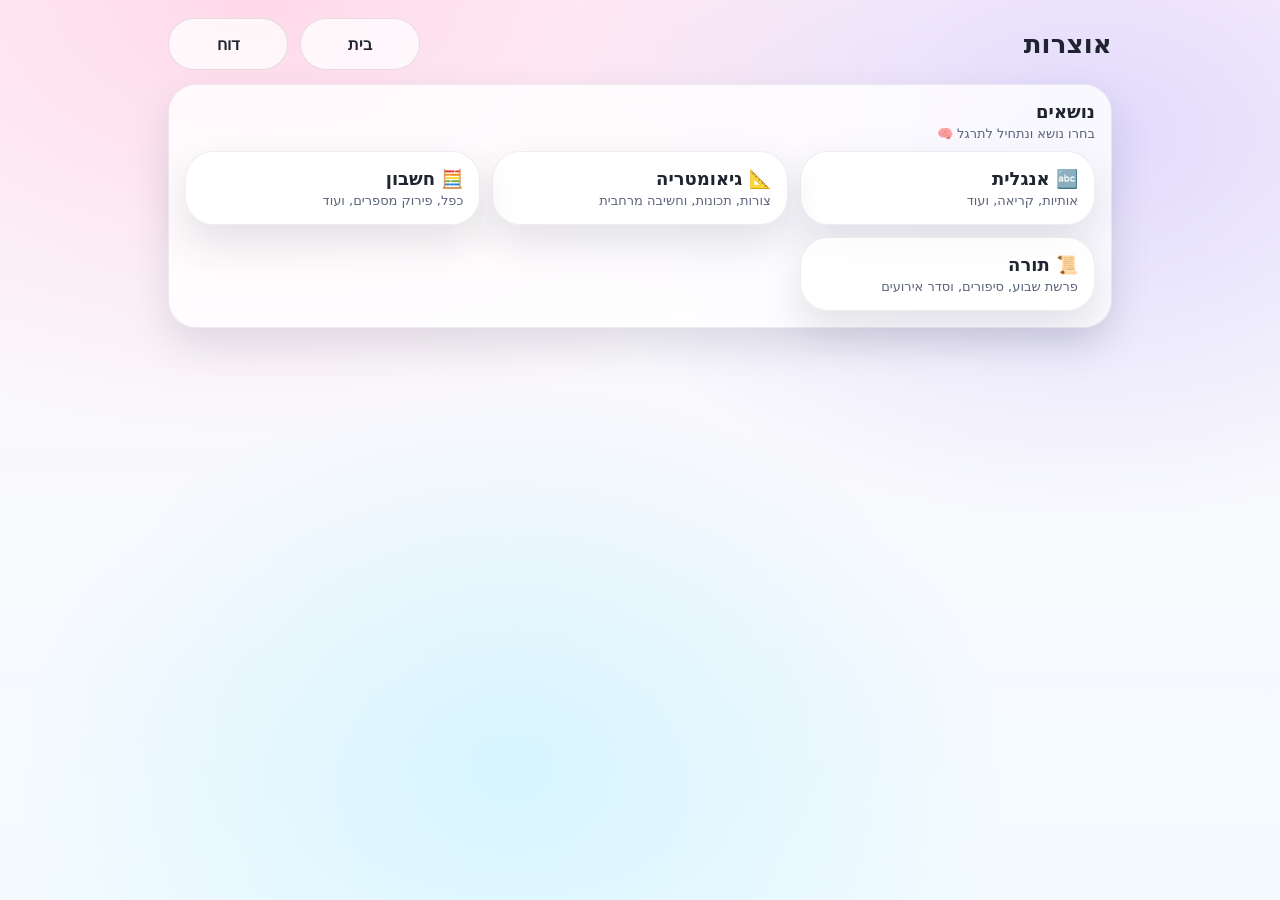
<file: index.html>
<!doctype html>
<html lang="he" dir="rtl">
  <head>
    <meta charset="utf-8" />
    <meta name="viewport" content="width=device-width, initial-scale=1" />
    <title>אוצרות</title>
    <meta name="theme-color" content="#fff4f6" />
    <link rel="stylesheet" href="./styles.css" />
  </head>
  <body>
    <noscript>האפליקציה דורשת JavaScript.</noscript>
    <div id="app" class="app"></div>
    <script type="module" src="./src/app.js"></script>
  </body>
</html>
</file>
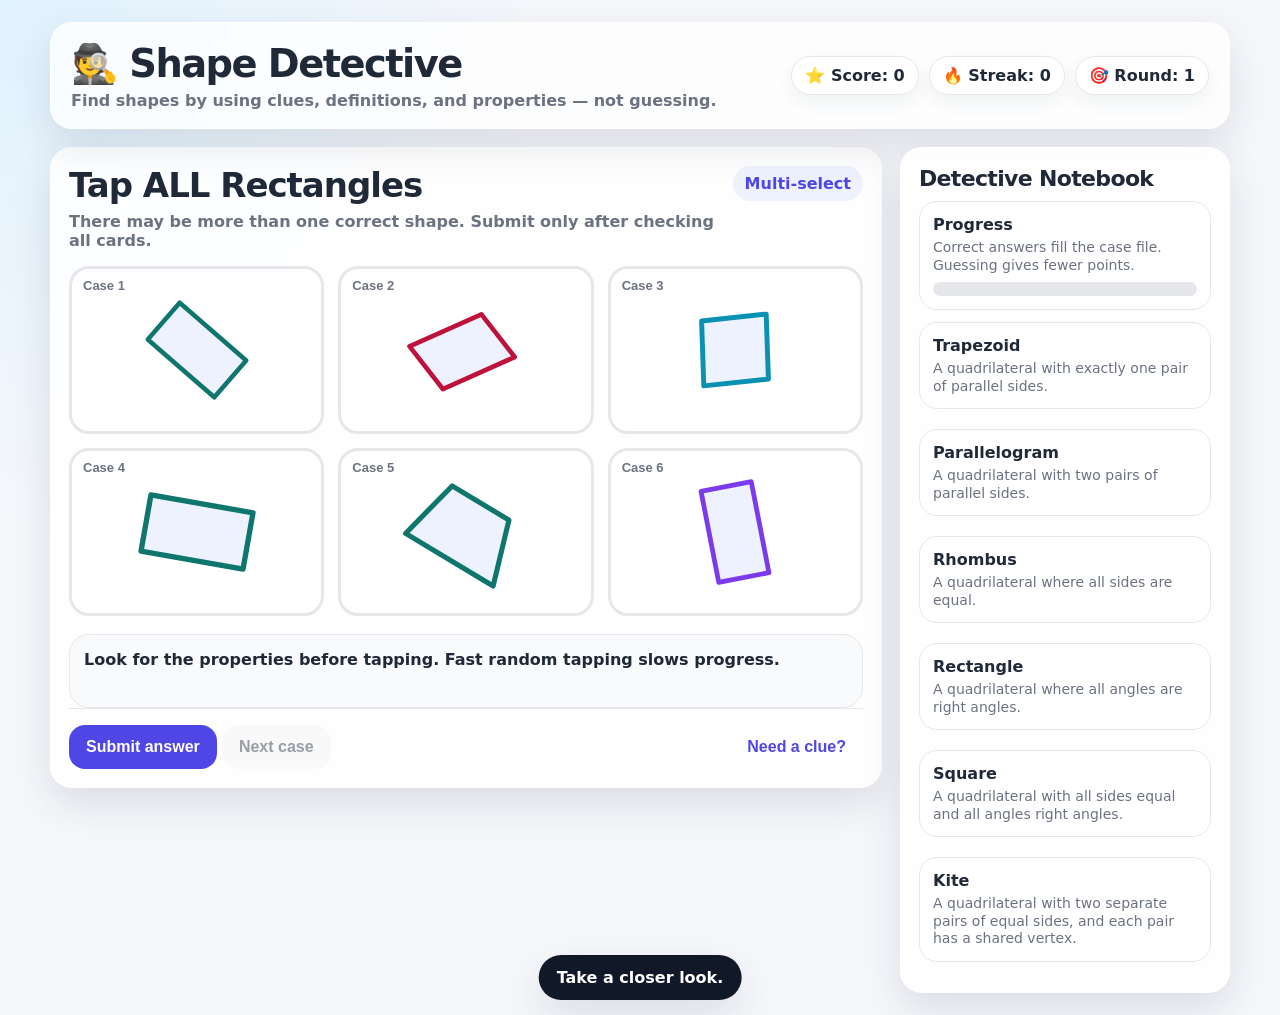
<file: shape_detective_prototype.html>
<!DOCTYPE html>
<html lang="en">
<head>
  <meta charset="UTF-8" />
  <meta name="viewport" content="width=device-width, initial-scale=1.0" />
  <title>Shape Detective — Geometry Mini Game</title>
  <style>
    :root {
      --bg: #f6f7fb;
      --card: #ffffff;
      --ink: #1f2937;
      --muted: #6b7280;
      --primary: #4f46e5;
      --primary-soft: #eef2ff;
      --success: #16a34a;
      --warning: #f59e0b;
      --danger: #dc2626;
      --line: #e5e7eb;
      --shadow: 0 16px 40px rgba(31, 41, 55, 0.12);
      --radius: 22px;
    }

    * { box-sizing: border-box; }

    body {
      margin: 0;
      min-height: 100vh;
      font-family: Inter, ui-sans-serif, system-ui, -apple-system, BlinkMacSystemFont, "Segoe UI", sans-serif;
      background: radial-gradient(circle at top left, #e0f2fe, transparent 34%), var(--bg);
      color: var(--ink);
      display: flex;
      justify-content: center;
      padding: 22px;
    }

    .app {
      width: min(1180px, 100%);
      display: grid;
      grid-template-columns: 1fr 330px;
      gap: 18px;
      align-items: start;
    }

    header {
      grid-column: 1 / -1;
      background: rgba(255,255,255,0.78);
      backdrop-filter: blur(14px);
      border: 1px solid rgba(255,255,255,0.75);
      border-radius: var(--radius);
      box-shadow: var(--shadow);
      padding: 18px 20px;
      display: flex;
      justify-content: space-between;
      gap: 16px;
      align-items: center;
    }

    h1 { margin: 0; font-size: clamp(26px, 3vw, 40px); letter-spacing: -0.04em; }
    .subtitle { margin-top: 4px; color: var(--muted); font-weight: 600; }

    .scorebar { display: flex; gap: 10px; flex-wrap: wrap; justify-content: flex-end; }
    .pill {
      background: var(--card);
      border: 1px solid var(--line);
      border-radius: 999px;
      padding: 9px 13px;
      font-weight: 800;
      white-space: nowrap;
      box-shadow: 0 8px 18px rgba(31,41,55,0.06);
    }

    main, aside {
      background: rgba(255,255,255,0.88);
      border: 1px solid rgba(255,255,255,0.8);
      box-shadow: var(--shadow);
      border-radius: var(--radius);
    }

    main { padding: 18px; }
    aside { padding: 18px; position: sticky; top: 18px; }

    .challenge-top {
      display: flex;
      justify-content: space-between;
      gap: 14px;
      align-items: flex-start;
      margin-bottom: 16px;
    }

    .prompt {
      font-size: clamp(22px, 3vw, 34px);
      line-height: 1.12;
      font-weight: 900;
      letter-spacing: -0.03em;
      margin: 0;
    }

    .mode-tag {
      background: var(--primary-soft);
      color: var(--primary);
      border-radius: 999px;
      padding: 8px 12px;
      font-weight: 900;
      white-space: nowrap;
    }

    .instruction {
      color: var(--muted);
      font-size: 16px;
      font-weight: 650;
      margin: 8px 0 0;
    }

    .board {
      display: grid;
      grid-template-columns: repeat(3, minmax(150px, 1fr));
      gap: 14px;
      margin: 14px 0 18px;
    }

    .shape-card {
      min-height: 168px;
      background: #fff;
      border: 3px solid var(--line);
      border-radius: 20px;
      display: flex;
      flex-direction: column;
      align-items: center;
      justify-content: center;
      cursor: pointer;
      position: relative;
      transition: transform 120ms ease, border-color 120ms ease, background 120ms ease;
      overflow: hidden;
      user-select: none;
    }

    .shape-card:hover { transform: translateY(-2px); }
    .shape-card.selected { border-color: var(--primary); background: var(--primary-soft); }
    .shape-card.correct { border-color: var(--success); background: #ecfdf5; }
    .shape-card.wrong { border-color: var(--danger); background: #fef2f2; }
    .shape-card.locked { cursor: default; }

    .shape-label {
      position: absolute;
      top: 9px;
      left: 11px;
      font-weight: 900;
      font-size: 13px;
      color: var(--muted);
    }

    svg { overflow: visible; }

    .actions {
      display: flex;
      gap: 10px;
      flex-wrap: wrap;
      align-items: center;
      justify-content: space-between;
      border-top: 1px solid var(--line);
      padding-top: 16px;
    }

    button {
      border: 0;
      border-radius: 16px;
      padding: 13px 17px;
      font-size: 16px;
      font-weight: 900;
      cursor: pointer;
      transition: transform 120ms ease, opacity 120ms ease;
    }

    button:hover:not(:disabled) { transform: translateY(-1px); }
    button:disabled { opacity: 0.45; cursor: not-allowed; }

    .primary { background: var(--primary); color: white; }
    .secondary { background: #f3f4f6; color: var(--ink); }
    .ghost { background: transparent; color: var(--primary); }

    .reason-panel {
      display: none;
      background: #fffbeb;
      border: 2px solid #fde68a;
      border-radius: 20px;
      padding: 15px;
      margin: 14px 0;
    }

    .reason-panel.visible { display: block; }
    .reason-title { font-size: 20px; font-weight: 950; margin-bottom: 10px; }
    .reason-options { display: grid; gap: 9px; }

    .reason-option {
      width: 100%;
      text-align: left;
      background: white;
      border: 2px solid var(--line);
      color: var(--ink);
    }
    .reason-option.selected { border-color: var(--primary); background: var(--primary-soft); }

    .feedback {
      min-height: 74px;
      border-radius: 20px;
      padding: 14px;
      background: #f9fafb;
      border: 1px solid var(--line);
      font-weight: 750;
      line-height: 1.35;
    }

    .feedback.good { background: #ecfdf5; border-color: #bbf7d0; color: #14532d; }
    .feedback.bad { background: #fef2f2; border-color: #fecaca; color: #7f1d1d; }
    .feedback.warn { background: #fffbeb; border-color: #fde68a; color: #78350f; }

    aside h2 { margin: 0 0 10px; font-size: 22px; letter-spacing: -0.03em; }
    .side-card {
      border: 1px solid var(--line);
      border-radius: 18px;
      padding: 13px;
      background: white;
      margin-bottom: 12px;
    }

    .side-card strong { display: block; margin-bottom: 5px; }
    .shape-list { display: grid; gap: 8px; }
    .mini-def { color: var(--muted); font-size: 14px; line-height: 1.25; }

    .property-row {
      display: flex;
      flex-wrap: wrap;
      gap: 8px;
      margin-top: 8px;
    }

    .property-chip {
      border: 2px solid var(--line);
      border-radius: 999px;
      padding: 8px 10px;
      background: white;
      cursor: pointer;
      font-weight: 850;
      font-size: 14px;
    }

    .property-chip.selected { border-color: var(--primary); background: var(--primary-soft); color: var(--primary); }

    .meter {
      height: 14px;
      background: #e5e7eb;
      border-radius: 999px;
      overflow: hidden;
      margin-top: 8px;
    }
    .meter-fill { height: 100%; width: 0%; background: var(--primary); transition: width 220ms ease; }

    .toast {
      position: fixed;
      left: 50%;
      bottom: 20px;
      transform: translateX(-50%) translateY(120px);
      background: #111827;
      color: white;
      border-radius: 999px;
      padding: 13px 18px;
      font-weight: 900;
      box-shadow: var(--shadow);
      transition: transform 180ms ease;
      z-index: 10;
    }
    .toast.visible { transform: translateX(-50%) translateY(0); }

    @media (max-width: 860px) {
      .app { grid-template-columns: 1fr; }
      aside { position: static; }
      .board { grid-template-columns: repeat(2, minmax(140px, 1fr)); }
      header { align-items: flex-start; flex-direction: column; }
      .scorebar { justify-content: flex-start; }
    }

    @media (max-width: 520px) {
      body { padding: 12px; }
      .board { grid-template-columns: 1fr; }
      .shape-card { min-height: 150px; }
    }
  </style>
</head>
<body>
  <div class="app">
    <header>
      <div>
        <h1>🕵️ Shape Detective</h1>
        <div class="subtitle">Find shapes by using clues, definitions, and properties — not guessing.</div>
      </div>
      <div class="scorebar">
        <div class="pill">⭐ Score: <span id="score">0</span></div>
        <div class="pill">🔥 Streak: <span id="streak">0</span></div>
        <div class="pill">🎯 Round: <span id="round">1</span></div>
      </div>
    </header>

    <main>
      <section class="challenge-top">
        <div>
          <p id="prompt" class="prompt">Loading…</p>
          <p id="instruction" class="instruction"></p>
        </div>
        <div id="modeTag" class="mode-tag">Detect</div>
      </section>

      <section id="propertyTools" class="side-card" style="display:none; margin-bottom: 14px;">
        <strong>Detective tools</strong>
        <div class="mini-def">Choose the property you used before submitting. This makes random guessing less useful.</div>
        <div class="property-row" id="propertyChips"></div>
      </section>

      <section id="board" class="board"></section>

      <section id="reasonPanel" class="reason-panel">
        <div class="reason-title">Why is your answer correct?</div>
        <div id="reasonOptions" class="reason-options"></div>
      </section>

      <section id="feedback" class="feedback">Choose carefully. Some rounds have more than one correct answer.</section>

      <section class="actions">
        <div>
          <button id="submitBtn" class="primary">Submit answer</button>
          <button id="nextBtn" class="secondary" disabled>Next case</button>
        </div>
        <button id="hintBtn" class="ghost">Need a clue?</button>
      </section>
    </main>

    <aside>
      <h2>Detective Notebook</h2>
      <div class="side-card">
        <strong>Progress</strong>
        <div class="mini-def">Correct answers fill the case file. Guessing gives fewer points.</div>
        <div class="meter"><div id="progressFill" class="meter-fill"></div></div>
      </div>

      <div class="shape-list" id="notebook"></div>
    </aside>
  </div>

  <div id="toast" class="toast">Take a closer look.</div>

  <script>
    const SHAPES = {
      trapezoid: {
        label: 'Trapezoid',
        definition: 'A quadrilateral with exactly one pair of parallel sides.',
        properties: ['one pair of parallel sides'],
        reason: 'It has exactly one pair of parallel sides.'
      },
      parallelogram: {
        label: 'Parallelogram',
        definition: 'A quadrilateral with two pairs of parallel sides.',
        properties: ['two pairs of parallel sides'],
        reason: 'Opposite sides are parallel.'
      },
      rhombus: {
        label: 'Rhombus',
        definition: 'A quadrilateral where all sides are equal.',
        properties: ['all sides equal', 'two pairs of parallel sides'],
        reason: 'All four sides are equal.'
      },
      rectangle: {
        label: 'Rectangle',
        definition: 'A quadrilateral where all angles are right angles.',
        properties: ['four right angles', 'two pairs of parallel sides'],
        reason: 'It has four right angles.'
      },
      square: {
        label: 'Square',
        definition: 'A quadrilateral with all sides equal and all angles right angles.',
        properties: ['all sides equal', 'four right angles', 'two pairs of parallel sides'],
        reason: 'It has equal sides and four right angles.'
      },
      kite: {
        label: 'Kite',
        definition: 'A quadrilateral with two separate pairs of equal sides, and each pair has a shared vertex.',
        properties: ['two adjacent equal side pairs'],
        reason: 'It has two separate pairs of equal sides that meet at shared vertices.'
      }
    };

    const MODES = [
      'select_all',
      'definition_to_shape',
      'property_first',
      'near_miss',
      'single_shape'
    ];

    const state = {
      score: 0,
      streak: 0,
      round: 1,
      selectedIds: new Set(),
      selectedReason: null,
      selectedProperty: null,
      submitted: false,
      challenge: null,
      firstTapAt: 0,
      lastRoundStart: Date.now(),
      rapidTapCount: 0
    };

    const els = {
      board: document.getElementById('board'),
      prompt: document.getElementById('prompt'),
      instruction: document.getElementById('instruction'),
      modeTag: document.getElementById('modeTag'),
      feedback: document.getElementById('feedback'),
      submitBtn: document.getElementById('submitBtn'),
      nextBtn: document.getElementById('nextBtn'),
      hintBtn: document.getElementById('hintBtn'),
      score: document.getElementById('score'),
      streak: document.getElementById('streak'),
      round: document.getElementById('round'),
      progressFill: document.getElementById('progressFill'),
      notebook: document.getElementById('notebook'),
      reasonPanel: document.getElementById('reasonPanel'),
      reasonOptions: document.getElementById('reasonOptions'),
      propertyTools: document.getElementById('propertyTools'),
      propertyChips: document.getElementById('propertyChips'),
      toast: document.getElementById('toast')
    };

    function rand(min, max) { return Math.random() * (max - min) + min; }
    function choice(arr) { return arr[Math.floor(Math.random() * arr.length)]; }
    function shuffle(arr) { return [...arr].sort(() => Math.random() - 0.5); }

    function polygonPoints(type, variant = {}) {
      const skinny = rand(-8, 8);
      const skew = rand(-14, 14);
      switch (type) {
        case 'square': return [[-42,-42],[42,-42],[42,42],[-42,42]];
        case 'rectangle': return [[-58,-32],[58,-32],[58,32],[-58,32]];
        case 'rhombus': return [[0,-54],[58,0],[0,54],[-58,0]];
        case 'parallelogram': return [[-54,-34],[48,-34],[65,34],[-37,34]];
        case 'trapezoid': return [[-60,38],[60,38],[36,-38],[-35 + skinny,-38]];
        case 'kite': return [[0,-62],[44,-8],[0,58],[-32,-8]];
        case 'near_square': return [[-43,-42],[45,-38],[39,44],[-42,41]];
        case 'near_rectangle': return [[-58,-32],[58,-26],[53,34],[-62,28]];
        case 'near_kite': return [[0,-62],[48,-7],[0,58],[-44,-2]];
        default: return [[-50,-40],[50,-40],[50,40],[-50,40]];
      }
    }

    function drawShape(item) {
      const rotation = item.rotation;
      const pts = polygonPoints(item.drawType || item.type)
        .map(([x, y]) => `${x},${y}`)
        .join(' ');

      const colors = ['#4f46e5', '#0891b2', '#7c3aed', '#0f766e', '#be123c', '#ca8a04'];
      const fill = item.isNearMiss ? '#fff7ed' : '#eef2ff';
      const stroke = item.isNearMiss ? '#f97316' : choice(colors);

      return `
        <svg width="136" height="124" viewBox="-80 -72 160 144" aria-hidden="true">
          <g transform="rotate(${rotation}) scale(${item.scale})">
            <polygon points="${pts}" fill="${fill}" stroke="${stroke}" stroke-width="6" stroke-linejoin="round" />
            ${item.showMarks ? propertyMarks(item.type) : ''}
          </g>
        </svg>
      `;
    }

    function propertyMarks(type) {
      if (['square', 'rectangle'].includes(type)) {
        return '<path d="M-42 -42 h15 v15" fill="none" stroke="#111827" stroke-width="4"/><path d="M42 -42 h-15 v15" fill="none" stroke="#111827" stroke-width="4"/>';
      }
      if (['rhombus', 'square'].includes(type)) {
        return '<circle cx="0" cy="-42" r="5" fill="#111827"/><circle cx="42" cy="0" r="5" fill="#111827"/><circle cx="0" cy="42" r="5" fill="#111827"/><circle cx="-42" cy="0" r="5" fill="#111827"/>';
      }
      return '';
    }

    function shapeItem(type, overrides = {}) {
      return {
        id: crypto.randomUUID(),
        type,
        drawType: type,
        rotation: Math.floor(rand(0, 360)),
        scale: rand(0.82, 1.08),
        isNearMiss: false,
        showMarks: false,
        ...overrides
      };
    }

    function generateChallenge() {
      const mode = MODES[(state.round - 1) % MODES.length];
      const allTypes = Object.keys(SHAPES);
      const target = choice(allTypes);
      let items = [];
      let prompt = '';
      let instruction = '';
      let requiredProperty = null;
      let correctIds = [];
      let needsReason = false;

      if (mode === 'select_all') {
        const count = 6;
        const targetCount = 2 + Math.floor(Math.random() * 2);
        items = Array.from({ length: targetCount }, () => shapeItem(target));
        const distractors = shuffle(allTypes.filter(t => t !== target)).slice(0, count - targetCount).map(t => shapeItem(t));
        items = shuffle([...items, ...distractors]);
        correctIds = items.filter(i => i.type === target).map(i => i.id);
        prompt = `Tap ALL ${SHAPES[target].label}s`;
        instruction = 'There may be more than one correct shape. Submit only after checking all cards.';
      }

      if (mode === 'definition_to_shape') {
        const options = shuffle([target, ...shuffle(allTypes.filter(t => t !== target)).slice(0, 3)]);
        items = options.map(t => shapeItem(t));
        correctIds = items.filter(i => i.type === target).map(i => i.id);
        prompt = `Which shape matches this definition?`;
        instruction = SHAPES[target].definition;
        needsReason = true;
      }

      if (mode === 'property_first') {
        const propertyPool = ['all sides equal', 'four right angles', 'two pairs of parallel sides', 'one pair of parallel sides', 'two adjacent equal side pairs'];
        requiredProperty = choice(propertyPool);
        const matching = allTypes.filter(t => SHAPES[t].properties.includes(requiredProperty));
        const targetTypes = shuffle(matching).slice(0, Math.min(3, matching.length));
        const distractors = shuffle(allTypes.filter(t => !matching.includes(t))).slice(0, 6 - targetTypes.length);
        items = shuffle([...targetTypes, ...distractors].map(t => shapeItem(t, { showMarks: Math.random() > 0.55 })));
        correctIds = items.filter(i => SHAPES[i.type].properties.includes(requiredProperty)).map(i => i.id);
        prompt = `Find shapes with: ${requiredProperty}`;
        instruction = 'First choose the detective tool that matches the clue, then tap every matching shape.';
      }

      if (mode === 'near_miss') {
        const realType = choice(['square', 'rectangle', 'kite']);
        const nearMap = { square: 'near_square', rectangle: 'near_rectangle', kite: 'near_kite' };
        items = [
          shapeItem(realType),
          shapeItem(realType, { drawType: nearMap[realType], isNearMiss: true }),
          ...shuffle(allTypes.filter(t => t !== realType)).slice(0, 4).map(t => shapeItem(t))
        ];
        items = shuffle(items);
        correctIds = items.filter(i => i.type === realType && !i.isNearMiss).map(i => i.id);
        prompt = `Which one is a REAL ${SHAPES[realType].label}?`;
        instruction = 'Be careful: one card is a near miss. It almost fits, but not exactly.';
        needsReason = true;
      }

      if (mode === 'single_shape') {
        items = shuffle([target, ...shuffle(allTypes.filter(t => t !== target)).slice(0, 5)]).map(t => shapeItem(t));
        correctIds = items.filter(i => i.type === target).map(i => i.id);
        prompt = `Find the ${SHAPES[target].label}`;
        instruction = SHAPES[target].reason;
        needsReason = true;
      }

      return { mode, target, items, prompt, instruction, correctIds, requiredProperty, needsReason };
    }

    function renderNotebook() {
      els.notebook.innerHTML = Object.entries(SHAPES).map(([key, s]) => `
        <div class="side-card">
          <strong>${s.label}</strong>
          <div class="mini-def">${s.definition}</div>
        </div>
      `).join('');
    }

    function renderChallenge() {
      state.challenge = generateChallenge();
      state.selectedIds.clear();
      state.selectedReason = null;
      state.selectedProperty = null;
      state.submitted = false;
      state.lastRoundStart = Date.now();
      state.rapidTapCount = 0;

      const ch = state.challenge;
      els.prompt.textContent = ch.prompt;
      els.instruction.textContent = ch.instruction;
      els.modeTag.textContent = modeLabel(ch.mode);
      els.feedback.textContent = 'Look for the properties before tapping. Fast random tapping slows progress.';
      els.feedback.className = 'feedback';
      els.submitBtn.disabled = false;
      els.nextBtn.disabled = true;
      els.reasonPanel.classList.remove('visible');
      els.reasonOptions.innerHTML = '';

      renderPropertyTools(ch);

      els.board.innerHTML = ch.items.map((item, idx) => `
        <button class="shape-card" data-id="${item.id}" aria-label="shape option ${idx + 1}">
          <span class="shape-label">Case ${idx + 1}</span>
          ${drawShape(item)}
        </button>
      `).join('');

      document.querySelectorAll('.shape-card').forEach(card => {
        card.addEventListener('click', () => selectCard(card.dataset.id));
      });

      updateScoreUI();
    }

    function renderPropertyTools(ch) {
      const show = ch.mode === 'property_first';
      els.propertyTools.style.display = show ? 'block' : 'none';
      if (!show) return;
      const props = ['all sides equal', 'four right angles', 'two pairs of parallel sides', 'one pair of parallel sides', 'two adjacent equal side pairs'];
      els.propertyChips.innerHTML = props.map(p => `<button class="property-chip" data-prop="${p}">${p}</button>`).join('');
      document.querySelectorAll('.property-chip').forEach(chip => {
        chip.addEventListener('click', () => {
          state.selectedProperty = chip.dataset.prop;
          document.querySelectorAll('.property-chip').forEach(c => c.classList.remove('selected'));
          chip.classList.add('selected');
        });
      });
    }

    function modeLabel(mode) {
      return {
        select_all: 'Multi-select',
        definition_to_shape: 'Definition',
        property_first: 'Property-first',
        near_miss: 'Near miss',
        single_shape: 'Recognition'
      }[mode];
    }

    function selectCard(id) {
      if (state.submitted) return;
      const now = Date.now();
      if (now - state.lastRoundStart < 700) {
        showToast('Pause. Look first, then tap.');
        state.rapidTapCount++;
        return;
      }

      if (state.firstTapAt && now - state.firstTapAt < 260) {
        state.rapidTapCount++;
        showToast('Detectives inspect before choosing.');
      }
      state.firstTapAt = now;

      const allowsMulti = ['select_all', 'property_first'].includes(state.challenge.mode);
      if (!allowsMulti) state.selectedIds.clear();

      if (state.selectedIds.has(id)) state.selectedIds.delete(id);
      else state.selectedIds.add(id);

      document.querySelectorAll('.shape-card').forEach(card => {
        card.classList.toggle('selected', state.selectedIds.has(card.dataset.id));
      });
    }

    function submitAnswer() {
      const ch = state.challenge;
      if (state.selectedIds.size === 0) {
        showFeedback('Choose at least one card first.', 'warn');
        return;
      }

      if (ch.mode === 'property_first' && state.selectedProperty !== ch.requiredProperty) {
        showFeedback('Use the matching detective tool first. Which property is the clue asking for?', 'warn');
        return;
      }

      const elapsed = Date.now() - state.lastRoundStart;
      if (elapsed < 1600 || state.rapidTapCount >= 2) {
        showFeedback('That looked like a guess. Take one more look and explain the property before submitting.', 'warn');
        state.rapidTapCount = 0;
        return;
      }

      if (ch.needsReason && !state.selectedReason) {
        showReasonStep();
        return;
      }

      finalizeAnswer();
    }

    function showReasonStep() {
      const correctItem = state.challenge.items.find(i => state.selectedIds.has(i.id));
      const correctType = correctItem ? correctItem.type : state.challenge.target;
      const options = shuffle([
        SHAPES[correctType].reason,
        'It only has three sides.',
        'It has no corners.',
        'It matches because of its color.'
      ]);

      els.reasonOptions.innerHTML = options.map(o => `<button class="reason-option" data-reason="${o}">${o}</button>`).join('');
      els.reasonPanel.classList.add('visible');
      showFeedback('Good. Now prove your answer by choosing the best reason.', 'warn');

      document.querySelectorAll('.reason-option').forEach(btn => {
        btn.addEventListener('click', () => {
          state.selectedReason = btn.dataset.reason;
          document.querySelectorAll('.reason-option').forEach(b => b.classList.remove('selected'));
          btn.classList.add('selected');
        });
      });
    }

    function finalizeAnswer() {
      const ch = state.challenge;
      const selected = [...state.selectedIds].sort();
      const correct = [...ch.correctIds].sort();
      const isCorrect = selected.length === correct.length && selected.every((id, i) => id === correct[i]);
      const reasonOk = !ch.needsReason || (state.selectedReason && selected.some(id => {
        const item = ch.items.find(i => i.id === id);
        return item && state.selectedReason === SHAPES[item.type].reason;
      }));

      state.submitted = true;
      els.submitBtn.disabled = true;
      els.nextBtn.disabled = false;

      document.querySelectorAll('.shape-card').forEach(card => {
        card.classList.add('locked');
        if (ch.correctIds.includes(card.dataset.id)) card.classList.add('correct');
        else if (state.selectedIds.has(card.dataset.id)) card.classList.add('wrong');
      });

      if (isCorrect && reasonOk) {
        const bonus = state.rapidTapCount === 0 ? 10 : 6;
        state.score += bonus;
        state.streak += 1;
        showFeedback(`Case solved! You used the definition, not guessing. +${bonus} stars`, 'good');
      } else if (isCorrect && !reasonOk) {
        state.score += 4;
        state.streak = 0;
        showFeedback('The shape choice was right, but the reason did not match. Partial credit.', 'warn');
      } else {
        state.score += 1;
        state.streak = 0;
        showFeedback(buildCorrection(ch), 'bad');
      }

      updateScoreUI();
    }

    function buildCorrection(ch) {
      const names = ch.correctIds.map(id => {
        const item = ch.items.find(i => i.id === id);
        return item ? SHAPES[item.type].label : 'the correct shape';
      });
      return `Not solved yet. Correct answer: ${names.join(', ')}. Clue: ${ch.requiredProperty || SHAPES[ch.target].definition}`;
    }

    function hint() {
      const ch = state.challenge;
      const target = SHAPES[ch.target];
      const hints = {
        select_all: `Look for every card that matches: ${target.definition}`,
        definition_to_shape: `Ignore color and rotation. Check the sides and angles only.`,
        property_first: `The important property is: ${ch.requiredProperty}.`,
        near_miss: `Near misses are almost right, but one side or angle breaks the definition.`,
        single_shape: target.reason
      };
      showFeedback(hints[ch.mode], 'warn');
    }

    function showFeedback(text, kind) {
      els.feedback.textContent = text;
      els.feedback.className = `feedback ${kind || ''}`;
    }

    function showToast(text) {
      els.toast.textContent = text;
      els.toast.classList.add('visible');
      setTimeout(() => els.toast.classList.remove('visible'), 1200);
    }

    function updateScoreUI() {
      els.score.textContent = state.score;
      els.streak.textContent = state.streak;
      els.round.textContent = state.round;
      els.progressFill.style.width = `${Math.min(100, state.score)}%`;
    }

    function nextRound() {
      state.round += 1;
      renderChallenge();
    }

    els.submitBtn.addEventListener('click', submitAnswer);
    els.nextBtn.addEventListener('click', nextRound);
    els.hintBtn.addEventListener('click', hint);

    renderNotebook();
    renderChallenge();
  </script>
</body>
</html>
</file>
<file: styles.css>
:root{
  --bg0:#fff7fb;
  --bg1:#f3fbff;
  --card:#ffffffcc;
  --ink:#1f2430;
  --muted:#5b647a;
  --accent:#7c6cff;
  --accent2:#ff7eb6;
  --good:#2ecc71;
  --warn:#ffb020;
  --bad:#ff5c7a;
  --shadow: 0 18px 40px rgba(24, 32, 56, .12);
  --r-xl: 28px;
  --r-lg: 20px;
  --r-md: 16px;
  --pad: 16px;
  --tap: 52px;
  --font: system-ui, -apple-system, "Segoe UI", Roboto, Arial, sans-serif;
}

*{ box-sizing:border-box; }
html,body{ height:100%; }
body{
  margin:0;
  font-family:var(--font);
  color:var(--ink);
  background:
    radial-gradient(1200px 800px at 20% 0%, rgba(255,126,182,.25), transparent 55%),
    radial-gradient(1000px 700px at 85% 15%, rgba(124,108,255,.22), transparent 55%),
    radial-gradient(900px 700px at 40% 85%, rgba(92,220,255,.20), transparent 55%),
    linear-gradient(180deg, var(--bg0), var(--bg1));
}

.app{
  max-width: 980px;
  margin: 0 auto;
  padding: 18px;
  min-height: 100%;
  display:flex;
  flex-direction:column;
  gap: 14px;
}

.topbar{
  display:flex;
  align-items:center;
  justify-content:space-between;
  gap: 12px;
}

.brand{
  display:flex;
  flex-direction:column;
  gap:2px;
}
.brand h1{
  margin:0;
  font-size: 26px;
  letter-spacing:.2px;
}
.brand .tag{
  color:var(--muted);
  font-size: 13px;
}

.row{ display:flex; gap: 12px; flex-wrap:wrap; }
.card{
  background:var(--card);
  border: 1px solid rgba(31,36,48,.08);
  border-radius: var(--r-xl);
  box-shadow: var(--shadow);
  padding: 16px;
  backdrop-filter: blur(10px);
}

.btn{
  appearance:none;
  border:0;
  border-radius: 999px;
  padding: 12px 16px;
  min-height: var(--tap);
  min-width: 120px;
  font-weight: 700;
  font-size: 16px;
  cursor:pointer;
  background: linear-gradient(135deg, rgba(124,108,255,.95), rgba(255,126,182,.95));
  color: white;
  box-shadow: 0 12px 26px rgba(124,108,255,.20);
  transition: transform .08s ease, filter .12s ease;
}
.btn:active{ transform: translateY(1px) scale(.99); filter: brightness(.98); }
.btn.secondary{
  background: rgba(255,255,255,.75);
  color: var(--ink);
  border: 1px solid rgba(31,36,48,.12);
  box-shadow:none;
}
.btn.danger{
  background: linear-gradient(135deg, rgba(255,92,122,.95), rgba(255,176,32,.95));
}

.pill{
  display:inline-flex;
  align-items:center;
  gap: 8px;
  padding: 10px 12px;
  border-radius: 999px;
  background: rgba(255,255,255,.75);
  border: 1px solid rgba(31,36,48,.10);
  color: var(--muted);
  font-weight:600;
  min-height: 44px;
}

.grid{
  display:grid;
  grid-template-columns: repeat(2, minmax(0, 1fr));
  gap: 12px;
}
@media (min-width: 900px){
  .grid{ grid-template-columns: repeat(3, minmax(0, 1fr)); }
}

.list{
  display:flex;
  flex-direction:column;
  gap: 10px;
}

.itemRow{
  display:flex;
  align-items:center;
  justify-content:space-between;
  gap: 12px;
}
.itemRow .title{
  font-weight: 800;
  font-size: 18px;
}
.itemRow .sub{
  color: var(--muted);
  font-size: 13px;
  margin-top: 4px;
}

.ltr{ direction:ltr; unicode-bidi: isolate; display:inline-block; }

.bigPrompt{
  font-size: 54px;
  font-weight: 900;
  letter-spacing: .5px;
  text-align:center;
  margin: 8px 0 2px;
}
.bigPrompt small{
  display:block;
  font-size: 16px;
  color: var(--muted);
  font-weight:700;
  margin-top: 6px;
}

.choices{
  display:grid;
  grid-template-columns: repeat(2, minmax(0,1fr));
  gap: 10px;
  margin-top: 10px;
}
@media (min-width: 720px){
  .choices{ grid-template-columns: repeat(4, minmax(0,1fr)); }
}
.choiceBtn{
  min-height: 74px;
  border-radius: 18px;
  border: 1px solid rgba(31,36,48,.10);
  background: rgba(255,255,255,.80);
  font-size: 28px;
  font-weight: 900;
  cursor:pointer;
  transition: transform .08s ease, filter .12s ease;
}
.choiceBtn:disabled{
  opacity: .45;
  cursor: not-allowed;
  filter: grayscale(.1);
}
.choiceBtn:active{ transform: translateY(1px); filter: brightness(.98); }
.choiceBtn.good{ outline: 3px solid rgba(46,204,113,.35); }
.choiceBtn.good{
  outline: 3px solid rgba(46,204,113,.35);
  background: rgba(46,204,113,.14);
  animation: correctPop .22s ease-out both;
}
.choiceBtn.bad{
  outline: 3px solid rgba(255,92,122,.35);
  background: rgba(255,92,122,.16);
  animation: wrongWiggle .45s ease-in-out both;
}

@keyframes correctPop{
  0%{ transform: scale(1); }
  40%{ transform: scale(1.02); }
  100%{ transform: scale(1); }
}

/* Reusable celebration: balloons */
.balloonOverlay{
  position: fixed;
  inset: 0;
  z-index: 999;
  pointer-events: auto;
}
.balloonOverlay.hidden{
  opacity: 0;
  transition: opacity 500ms;
}
.balloonContainer{
  position:absolute;
  inset: 0;
  height: 100vh;
  padding: 1em;
  box-sizing: border-box;
  overflow: hidden;
}
.balloon{
  height: 110px;
  width: 92px;
  border-radius: 75% 75% 70% 70%;
  position: absolute;
  bottom: -140px;
  cursor: pointer;
  touch-action: manipulation;
}
.balloon:before{
  content:"";
  height: 60px;
  width: 2px;
  background-color: rgba(255, 246, 158, .9);
  display:block;
  position:absolute;
  top: 108px;
  left: 0;
  right: 0;
  margin: auto;
  border-radius: 2px;
}
.balloon:after{
  content:"▲";
  text-align:center;
  display:block;
  position:absolute;
  color: inherit;
  top: 103px;
  left: 0;
  right: 0;
  margin:auto;
  font-size: 14px;
}
.balloon.pop{
  animation: pop .18s ease-out both !important;
}
@keyframes pop{
  0%{ transform: scale(1); opacity: 1; }
  100%{ transform: scale(1.18); opacity: 0; }
}
@keyframes floatUp{
  from{ transform: translateY(0); opacity: 1; }
  to{ transform: translateY(calc(-100vh - 260px)); opacity: 0; }
}

@keyframes wrongWiggle{
  0%{ transform: translateX(0); }
  15%{ transform: translateX(-6px) rotate(-0.5deg); }
  30%{ transform: translateX(6px) rotate(0.5deg); }
  45%{ transform: translateX(-5px) rotate(-0.4deg); }
  60%{ transform: translateX(5px) rotate(0.4deg); }
  75%{ transform: translateX(-3px); }
  100%{ transform: translateX(0); }
}

.toast{
  position: fixed;
  left: 50%;
  transform: translateX(-50%);
  bottom: 16px;
  background: rgba(31,36,48,.92);
  color: white;
  display:flex;
  align-items:center;
  gap: 10px;
  padding: 10px 12px 10px 14px;
  border-radius: 14px;
  font-weight: 800;
  max-width: min(680px, calc(100% - 24px));
  box-shadow: 0 12px 28px rgba(0,0,0,.25);
  opacity: 0;
  pointer-events:none;
  transition: opacity .18s ease, transform .18s ease;
}
.toast.on{
  opacity: 1;
  pointer-events:auto;
  transform: translateX(-50%) translateY(-2px);
}
.toastText{
  flex: 1;
}
.toastClose{
  width: 34px;
  height: 34px;
  border: 0;
  border-radius: 999px;
  background: rgba(255,255,255,.16);
  color: white;
  font-size: 24px;
  line-height: 1;
  cursor:pointer;
}
.toastClose:active{ transform: translateY(1px); }

.kpi{
  display:flex;
  flex-direction:column;
  gap: 2px;
}
.kpi .k{ color: var(--muted); font-size: 12px; font-weight: 800; }
.kpi .v{ font-size: 18px; font-weight: 900; }

/* Letters config layout (flex-based, responsive) */
.letterGrid{
  display:flex;
  flex-wrap:wrap;
  gap: 10px;
  margin-top: 10px;
  justify-content:flex-start;
}
.letterCell{
  flex: 1 0 72px; /* wraps naturally across sizes */
  max-width: 110px;
}
@media (max-width: 520px){
  .letterCell{ flex-basis: 68px; }
}
.letterCell{
  position:relative;
  background: rgba(255,255,255,.78);
  border: 1px solid rgba(31,36,48,.10);
  border-radius: 18px;
  padding: 10px 10px 12px;
  min-height: 74px;
  display:flex;
  flex-direction:column;
  align-items:center;
  justify-content:center;
  gap: 6px;
}
.letterCell input[type="checkbox"]{
  width: 22px;
  height: 22px;
}
.letterGlyph{
  font-size: 28px;
  font-weight: 900;
  line-height: 1;
  color: var(--ink);
}
.letterMastery{
  font-size: 12px;
  font-weight: 900;
  color: var(--muted);
}

/* English: case typing keyboard */
.typingSlots{
  display:flex;
  justify-content:center;
  gap: 8px;
  margin: 10px 0 4px;
  flex-wrap: wrap;
}
.typingSlot{
  width: 40px;
  height: 44px;
  border-radius: 14px;
  border: 1px solid rgba(31,36,48,.12);
  background: rgba(255,255,255,.75);
  display:flex;
  align-items:center;
  justify-content:center;
  font-size: 24px;
  font-weight: 900;
}
.typingSlot.filled{
  background: rgba(255,255,255,.92);
}
.kb{
  display:flex;
  flex-direction:column;
  gap: 10px;
  margin-top: 12px;
}
.kbRow{
  display:grid;
  grid-template-columns: repeat(7, minmax(0,1fr));
  gap: 10px;
}
.kbKey{
  min-height: 56px;
  border-radius: 18px;
  border: 1px solid rgba(31,36,48,.10);
  background: rgba(255,255,255,.86);
  font-size: 20px;
  font-weight: 900;
  cursor:pointer;
  touch-action: manipulation;
  transition: transform .08s ease, filter .12s ease;
}
.kbKey:active{ transform: translateY(1px); filter: brightness(.98); }
@media (min-width: 720px){
  .typingSlot{ width: 46px; height: 50px; font-size: 26px; }
  .kbKey{ min-height: 62px; font-size: 22px; }
}

/* Math: distributive law game */
.mathThemeRow{
  display:flex;
  flex-wrap:wrap;
  gap: 10px;
  margin-top: 12px;
}
.mathTheme{
  min-width: 64px;
  min-height: 58px;
  border-radius: 18px;
  border: 1px solid rgba(31,36,48,.10);
  background: rgba(255,255,255,.82);
  font-size: 30px;
  cursor:pointer;
  transition: transform .08s ease, outline .12s ease;
}
.mathTheme:active{ transform: translateY(1px) scale(.99); }
.mathTheme.active{ outline: 4px solid rgba(124,108,255,.26); background: rgba(124,108,255,.10); }

.mathGridCard{
  overflow:hidden;
}
.mathAreaGrid{
  --cell: clamp(9px, calc((100vw - 92px) / var(--cols)), 26px);
  --split-gap: clamp(12px, 3.6vw, 30px);
  direction:ltr;
  display:grid;
  grid-template-columns: repeat(var(--cols), var(--cell));
  grid-auto-rows: var(--cell);
  justify-content:center;
  gap: 1px;
  margin: 14px auto 8px;
  padding: 10px;
  border-radius: 22px;
  background: linear-gradient(135deg, rgba(255,255,255,.82), rgba(243,251,255,.88));
  border: 1px solid rgba(31,36,48,.10);
  max-width: 100%;
  overflow:auto hidden;
  transition: gap .24s ease, transform .24s ease, padding .24s ease;
  touch-action: manipulation;
}
.mathAreaGrid.separated{
  gap: 3px;
  padding-inline-end: calc(10px + var(--split-gap));
  transform: scale(.985);
}
.mathAreaGrid.recombined,
.mathAreaGrid.complete{
  outline: 4px solid rgba(46,204,113,.22);
}
.mathAreaGrid.wrongSplit{
  outline: 4px solid rgba(255,92,122,.18);
  animation: wrongWiggle .45s ease-in-out both;
}
.mathCell{
  width: var(--cell);
  height: var(--cell);
  min-width: var(--cell);
  min-height: var(--cell);
  border: 0;
  border-radius: 4px;
  padding:0;
  background: rgba(124,108,255,.08);
  font-size: clamp(7px, calc(var(--cell) * .72), 17px);
  line-height: 1;
  cursor:pointer;
  transition: transform .24s ease, background .16s ease, box-shadow .16s ease;
}
.mathCell.left{ background: rgba(124,108,255,.18); }
.mathCell.right{ background: rgba(255,126,182,.18); }
.mathCell.tensGuide{ box-shadow: inset -2px 0 0 rgba(31,36,48,.18); }
.mathCell.splitEdge{ box-shadow: inset -4px 0 0 rgba(255,176,32,.82); }
.mathCell.splitRight{ transform: translateX(var(--split-gap)); }
.mathHint{
  text-align:center;
  color: var(--muted);
  font-weight: 800;
  margin-top: 8px;
}
.mathSplitLabels{
  display:flex;
  justify-content:center;
  gap: 18px;
  margin-top: 10px;
  direction:ltr;
}
.mathSplitLabels > div{
  padding: 10px 14px;
  border-radius: 999px;
  font-weight: 900;
  border: 1px solid rgba(31,36,48,.10);
  background: rgba(255,255,255,.78);
}
.mathSplitLabels .neutral{ color: var(--ink); background: rgba(255,255,255,.78); }
.mathSplitLabels .good{ color: #167a44; background: rgba(46,204,113,.14); }
.mathSplitLabels .bad{ color: #ad2740; background: rgba(255,92,122,.14); }

.mathEquationCard.locked{
  opacity: .72;
}
.mathEquation{
  direction:ltr;
  display:flex;
  flex-direction:column;
  align-items:center;
  gap: 8px;
  margin: 12px 0;
  font-size: clamp(22px, 4vw, 34px);
  font-weight: 900;
}
.mathEquationLine{
  direction:ltr;
  display:flex;
  align-items:center;
  justify-content:center;
  gap: 8px;
  flex-wrap:wrap;
}
.mathBlank{
  min-width: 58px;
  min-height: 48px;
  border-radius: 16px;
  border: 2px dashed rgba(124,108,255,.35);
  background: rgba(255,255,255,.86);
  font: inherit;
  color: var(--accent);
  cursor:pointer;
}
.mathBlank.filled{
  border-style: solid;
  border-color: rgba(124,108,255,.28);
  color: var(--ink);
  background: rgba(255,255,255,.92);
}
.mathBlank.filled.checked{
  border-color: rgba(46,204,113,.42);
  color: #167a44;
  background: rgba(46,204,113,.12);
  animation: correctPop .18s ease-out both;
}
.mathBlank.bad{
  border-color: rgba(255,92,122,.72);
  color: var(--bad);
  background: rgba(255,92,122,.12);
  animation: wrongWiggle .42s ease-in-out both;
}
.mathCards{
  display:flex;
  flex-wrap:wrap;
  justify-content:center;
  gap: 10px;
  margin-top: 12px;
  direction:ltr;
}
.mathNumberCard{
  min-width: 64px;
  min-height: 56px;
  border-radius: 18px;
  border: 1px solid rgba(31,36,48,.10);
  background: linear-gradient(180deg, rgba(255,255,255,.96), rgba(255,247,251,.92));
  font-size: 22px;
  font-weight: 900;
  cursor:pointer;
  box-shadow: 0 8px 18px rgba(24, 32, 56, .08);
}
.mathNumberCard:disabled{
  opacity:.45;
  cursor:not-allowed;
}
.mathEquationCard .btn[disabled]{
  opacity:.55;
  cursor:not-allowed;
}
.mathNumberCard:active{ transform: translateY(1px); }

@media (min-width: 760px){
  .mathAreaGrid{ --cell: clamp(11px, calc(850px / var(--cols)), 25px); }
}
.mathBlank.active{
  border-style: solid;
  border-color: rgba(255,176,32,.78);
  box-shadow: 0 0 0 5px rgba(255,176,32,.16);
}

/* Math word problem game */
.problemCard{
  background: linear-gradient(135deg, rgba(255,255,255,.92), rgba(235,244,255,.86));
}
.problemText{
  font-size: clamp(22px, 4vw, 34px);
  line-height: 1.55;
  font-weight: 850;
  margin: 18px 0 12px;
}
.problemHint,
.problemSolved{
  border-radius: 18px;
  padding: 12px 14px;
  font-weight: 800;
  margin-top: 10px;
}
.problemHint{
  background: rgba(255, 209, 102, .20);
  border: 1px solid rgba(255, 176, 32, .22);
  color: #6f4a00;
}
.problemSolved{
  background: rgba(46, 204, 113, .16);
  border: 1px solid rgba(46, 204, 113, .25);
  color: #176b3a;
}
.problemAnswerCard{
  display:flex;
  flex-direction:column;
  gap: 12px;
  align-items:stretch;
}
.problemAnswerLabel{
  font-weight: 900;
  color: var(--muted);
}
.problemAnswerBox{
  min-height: 76px;
  border-radius: 22px;
  border: 2px solid rgba(122, 162, 255, .35);
  background: rgba(255,255,255,.9);
  display:flex;
  align-items:center;
  justify-content:center;
  font-size: 42px;
  font-weight: 950;
  color: var(--ink);
  box-shadow: inset 0 1px 0 rgba(255,255,255,.8);
}
.problemNumpad{
  display:grid;
  grid-template-columns: repeat(3, minmax(0, 1fr));
  gap: 10px;
}
.problemNumKey{
  min-height: 68px;
  border-radius: 18px;
  border: 1px solid rgba(31,36,48,.10);
  background: rgba(255,255,255,.86);
  font-size: 28px;
  font-weight: 950;
  cursor:pointer;
  box-shadow: 0 8px 18px rgba(31,36,48,.07);
  transition: transform .08s ease, filter .12s ease;
}
.problemNumKey:active{ transform: translateY(1px); filter: brightness(.98); }
.problemNumKey:disabled{ opacity:.45; cursor:not-allowed; }
.problemNumKey.muted{
  font-size: 20px;
  color: var(--muted);
  background: rgba(255,255,255,.62);
}
.problemCheckBtn{
  justify-content:center;
  margin-top: 2px;
}
.problemPatternChips{
  display:flex;
  flex-wrap:wrap;
  gap: 8px;
  margin-top: 12px;
}
.problemPatternGrid{
  display:grid;
  grid-template-columns: 1fr;
  gap: 10px;
  margin-top: 14px;
}
@media (min-width: 760px){
  .problemPatternGrid{ grid-template-columns: repeat(2, minmax(0, 1fr)); }
}
.problemPatternToggle{
  text-align:right;
  border-radius: 18px;
  border: 1px solid rgba(31,36,48,.10);
  background: rgba(255,255,255,.72);
  padding: 12px;
  display:flex;
  flex-direction:column;
  gap: 5px;
  cursor:pointer;
}
.problemPatternToggle.active{
  border-color: rgba(122, 162, 255, .45);
  background: rgba(235,244,255,.96);
  outline: 3px solid rgba(122, 162, 255, .12);
}
.problemPatternToggle strong{ font-size: 16px; }
.problemPatternToggle span{ color: var(--muted); font-size: 13px; font-weight: 700; }

/* Printable math word-problems worksheet */
.worksheetWrap{
  width:100%;
}
.worksheetPage{
  background:#fff;
  color:#111;
  border:1px solid rgba(17,17,17,.18);
  border-radius: 8px;
  box-shadow: 0 10px 24px rgba(0,0,0,.10);
  padding: 18mm 16mm;
  max-width: 210mm;
  min-height: 280mm;
  margin: 0 auto;
  direction: rtl;
}
.worksheetHeader{
  display:flex;
  justify-content:space-between;
  align-items:flex-start;
  gap: 12px;
  border-bottom: 2px solid #111;
  padding-bottom: 8mm;
  margin-bottom: 7mm;
}
.worksheetHeader h2{
  margin:0 0 4mm;
  font-size: 24px;
}
.worksheetHeader p{
  margin:0;
  font-weight:700;
}
.worksheetBadge{
  border:1px solid #111;
  border-radius: 999px;
  padding: 7px 11px;
  font-weight:900;
  white-space:nowrap;
}
.worksheetProblems{
  margin:0;
  padding-right: 7mm;
  display:grid;
  grid-template-columns: 1fr;
  gap: 5mm;
}
.worksheetProblems li{
  break-inside: avoid;
  padding-right: 2mm;
}
.worksheetStory{
  font-size: 14px;
  line-height: 1.38;
  font-weight: 700;
}
.worksheetWork{
  margin-top: 3mm;
  font-size: 14px;
  direction:ltr;
  unicode-bidi:isolate;
  display:flex;
  align-items:center;
  justify-content:flex-start;
  gap: 5mm;
  text-align:left;
  width:100%;
  font-weight: 700;
}
.worksheetLine,
.worksheetAnswerLine{
  display:inline-block;
  border-bottom: 1px solid #111;
  height: 7mm;
}
.worksheetLine{
  width: 45mm;
}
.worksheetAnswerLine{
  width: 28mm;
}
.worksheetFooter{
  margin-top: 8mm;
  border-top: 1px solid #111;
  padding-top: 4mm;
  font-weight: 800;
  text-align:center;
}

@page{
  size: A4;
  margin: 10mm;
}
@media print{
  *{
    box-shadow:none !important;
    text-shadow:none !important;
  }
  html,
  body{
    background:#fff !important;
  }
  .topbar,
  .noPrint,
  .toast{
    display:none !important;
  }
  .app{
    max-width:none;
    padding:0;
    display:block;
  }
  .card:has(.worksheetWrap){
    background:transparent !important;
    border:0 !important;
    border-radius:0 !important;
    padding:0 !important;
    backdrop-filter:none !important;
  }
  .worksheetPage{
    border:0 !important;
    box-shadow:none !important;
    border-radius:0 !important;
    max-width:none !important;
    min-height:auto !important;
    padding:0 !important;
    overflow:visible !important;
  }
  .worksheetHeader{
    padding-bottom: 6mm;
    margin-bottom: 5mm;
  }
  .worksheetProblems{
    gap: 4mm;
  }
  .worksheetFooter{
    margin-top: 5mm;
    padding-top: 3mm;
  }
}

/* Torah: picture sequence game */
.torahHero{
  background:
    radial-gradient(520px 240px at 18% 0%, rgba(255,211,110,.28), transparent 62%),
    radial-gradient(520px 260px at 88% 20%, rgba(142,224,141,.24), transparent 58%),
    rgba(255,255,255,.78);
}
.parashaGrid{
  display:grid;
  grid-template-columns: repeat(auto-fit, minmax(180px, 1fr));
  gap: 10px;
  margin-top: 12px;
}
.parashaBtn{
  text-align:right;
  border: 1px solid rgba(31,36,48,.10);
  background: rgba(255,255,255,.82);
  border-radius: 20px;
  min-height: 74px;
  padding: 12px;
  cursor:pointer;
  display:flex;
  flex-direction:column;
  gap: 5px;
  transition: transform .08s ease, outline .12s ease, background .12s ease;
}
.parashaBtn:active{ transform: translateY(1px); }
.parashaBtn.active{
  outline: 4px solid rgba(124,108,255,.24);
  background: rgba(124,108,255,.10);
}
.parashaBtn strong{ font-size: 18px; }
.parashaBtn span{ color: var(--muted); font-weight: 700; }
.sequenceGame{ --seq-accent: rgba(124,108,255,.26); }
.feedbackCard{
  border-radius: 20px;
  padding: 12px 14px;
  background: rgba(255,255,255,.72);
  border: 1px solid rgba(31,36,48,.10);
  color: var(--muted);
  font-weight: 900;
}
.feedbackCard.needsWork{
  background: rgba(255,176,32,.14);
  border-color: rgba(255,176,32,.24);
  color: #7a5520;
}
.sequenceSlots{
  direction: rtl;
  display:grid;
  grid-template-columns: repeat(var(--sequence-count), minmax(128px, 1fr));
  gap: 10px;
  overflow-x:auto;
  padding-bottom: 4px;
}
.sequenceSlot{
  min-width: 128px;
  min-height: 190px;
  border: 2px dashed rgba(124,108,255,.24);
  background: rgba(255,255,255,.56);
  border-radius: 24px;
  padding: 9px;
  cursor:pointer;
  position:relative;
  touch-action: manipulation;
}
.sequenceSlot.wrong{
  border-color: rgba(255,92,122,.58);
  background: rgba(255,92,122,.09);
  animation: wrongWiggle .45s ease-in-out both;
}
.slotNumber{
  position:absolute;
  top: 8px;
  inset-inline-start: 8px;
  z-index:1;
  width: 32px;
  height: 32px;
  border-radius: 999px;
  background: rgba(31,36,48,.72);
  color:white;
  display:inline-flex;
  align-items:center;
  justify-content:center;
  font-weight: 900;
}
.emptySlot{
  height: 100%;
  min-height: 156px;
  display:flex;
  align-items:center;
  justify-content:center;
  color: var(--muted);
  font-weight: 900;
}
.sequenceTray{
  display:grid;
  grid-template-columns: repeat(auto-fit, minmax(145px, 1fr));
  gap: 10px;
}
.sequenceCard{
  border-radius: 22px;
  background: rgba(255,255,255,.88);
  border: 1px solid rgba(31,36,48,.10);
  box-shadow: 0 10px 22px rgba(24,32,56,.10);
  overflow:hidden;
  cursor:pointer;
  transition: transform .08s ease, outline .12s ease, filter .12s ease;
}
.sequenceCard:active{ transform: translateY(1px) scale(.992); }
.sequenceCard.selected{ outline: 4px solid var(--seq-accent); }
.sequenceCard.inSlot{
  cursor:inherit;
  box-shadow:none;
  height:100%;
}
.sequenceCard img{
  display:block;
  width:100%;
  aspect-ratio: 1.3 / 1;
  object-fit:cover;
  background: #fff;
}
.sequenceCardTitle{
  padding: 8px 10px 10px;
  font-weight: 900;
  text-align:center;
}
@media (max-width: 620px){
  .sequenceSlots{ grid-template-columns: repeat(var(--sequence-count), minmax(116px, 1fr)); }
  .sequenceSlot{ min-width:116px; min-height:174px; }
  .sequenceCardTitle{ font-size: 14px; }
}
.torahHero .title,
.card > .title{
  font-weight: 900;
  font-size: 18px;
}
.card > .sub,
.torahHero .sub{
  color: var(--muted);
  font-size: 13px;
  margin-top: 4px;
}
</file>
